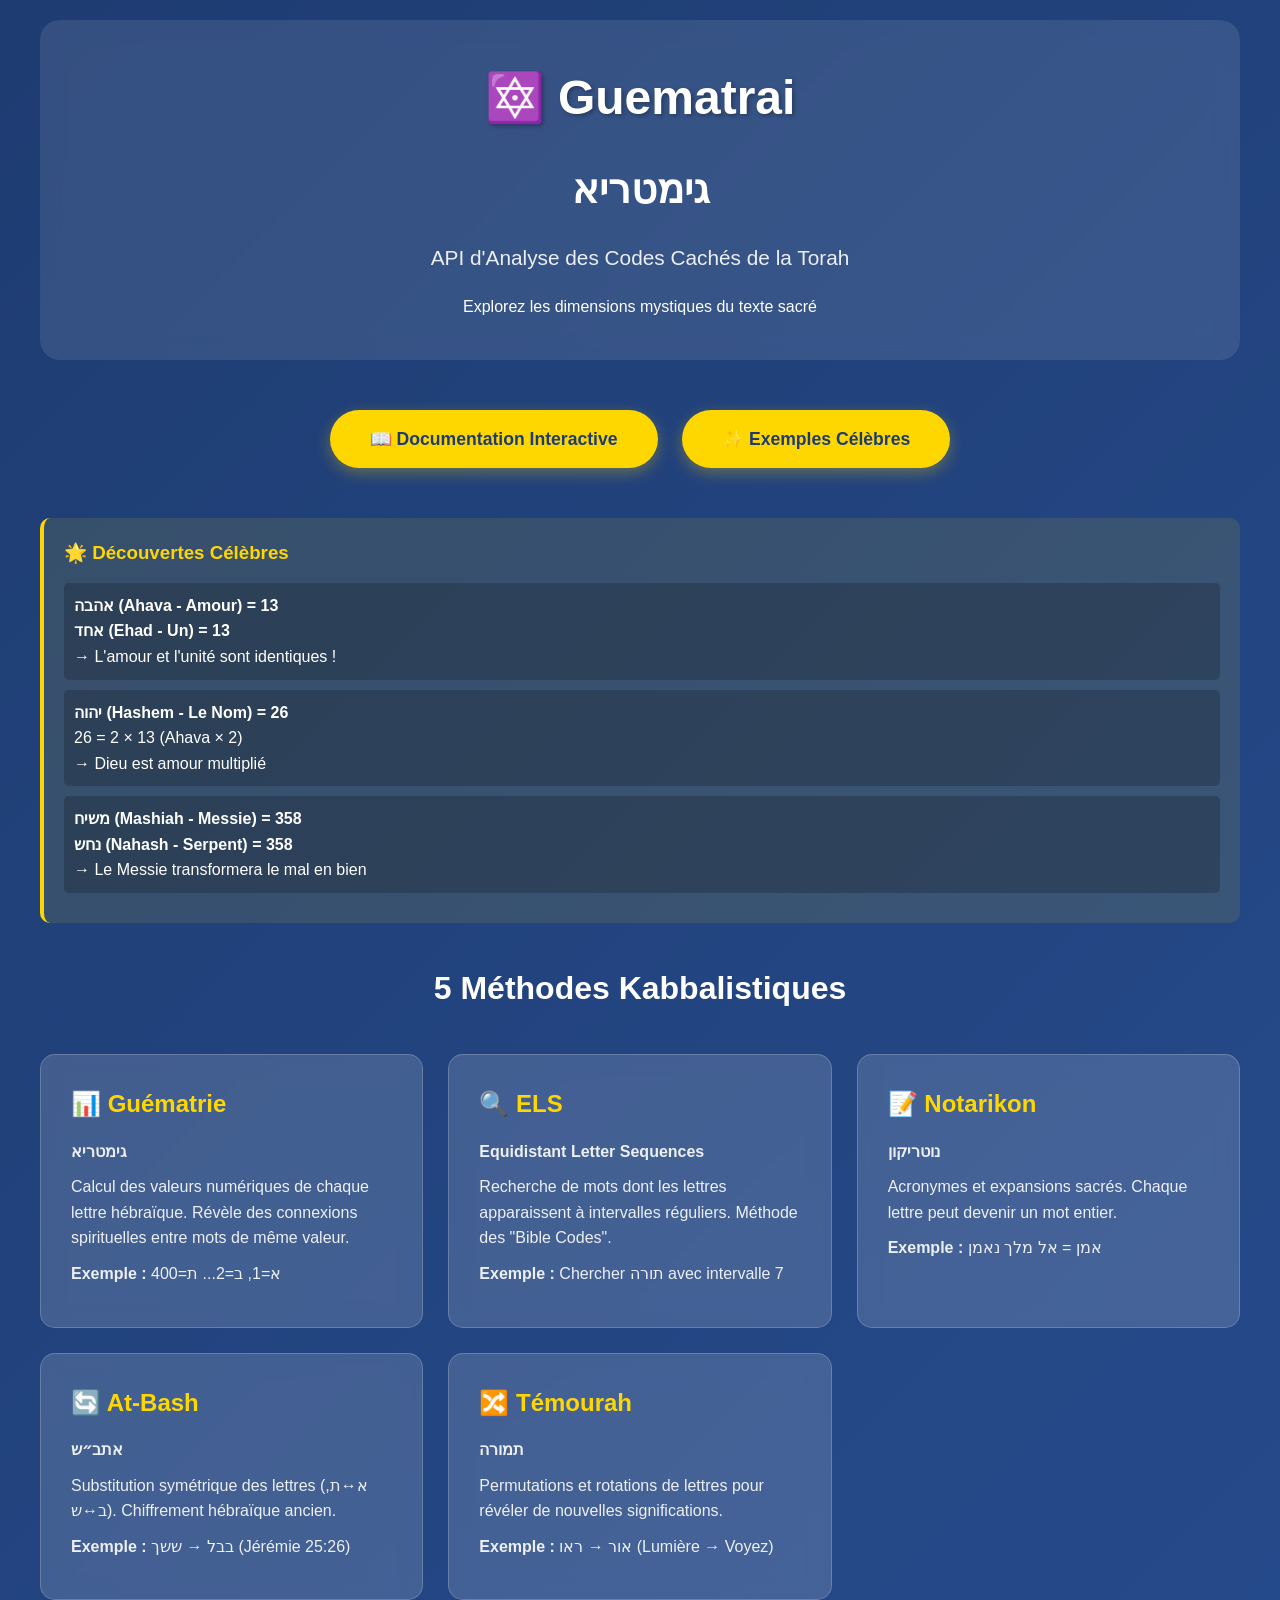
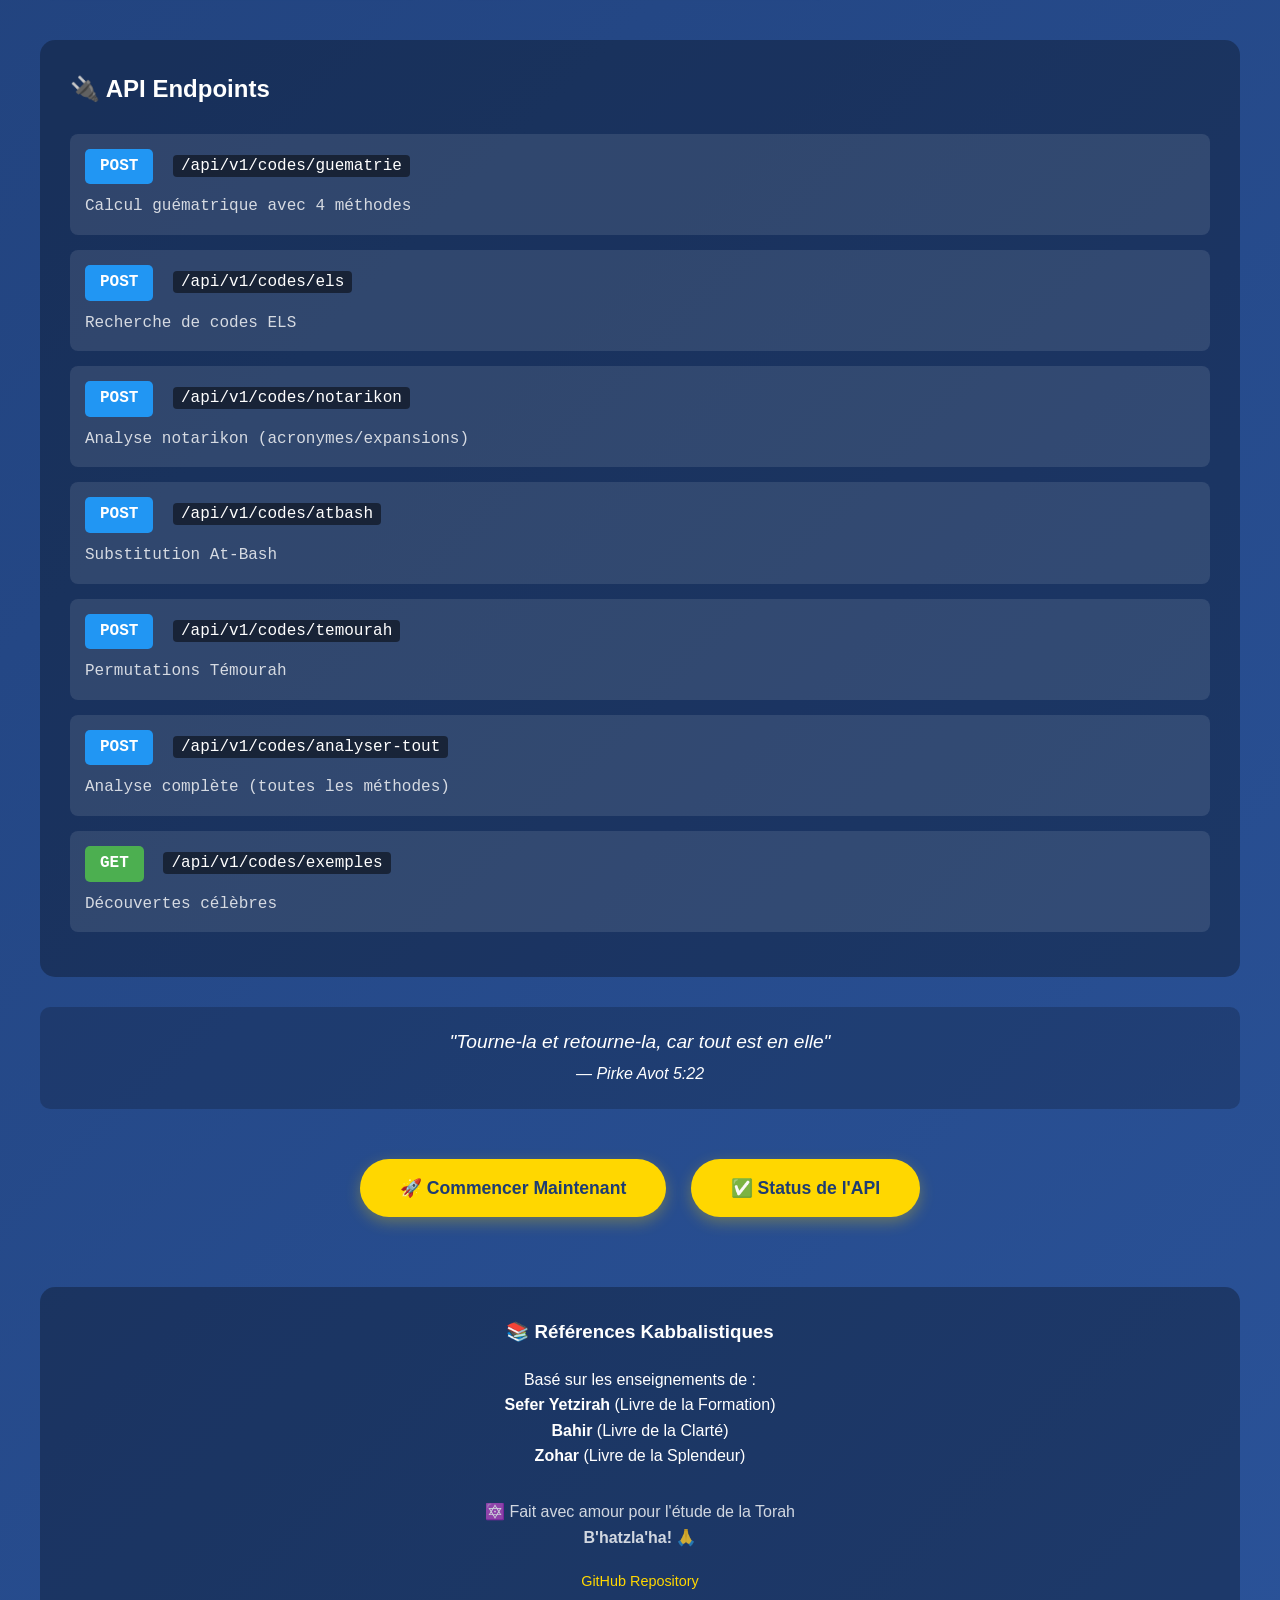
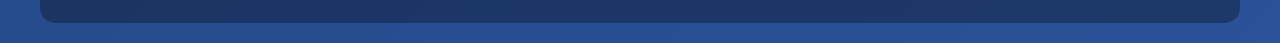
<file: api/index.html>
<!DOCTYPE html>
<html lang="fr" dir="ltr">
<head>
    <meta charset="UTF-8">
    <meta name="viewport" content="width=device-width, initial-scale=1.0">
    <meta name="description" content="API d'analyse des codes cachés de la Torah - Guématrie, ELS, Notarikon, At-Bash, Témourah">
    <meta name="keywords" content="Torah, Guématrie, Kabbalah, codes Torah, API hébraïque">
    <title>🔯 Guematrai - Codes Cachés de la Torah</title>
    <style>
        * {
            margin: 0;
            padding: 0;
            box-sizing: border-box;
        }

        body {
            font-family: 'Segoe UI', Tahoma, Geneva, Verdana, sans-serif;
            background: linear-gradient(135deg, #1e3c72 0%, #2a5298 100%);
            color: #ffffff;
            line-height: 1.6;
            min-height: 100vh;
            padding: 20px;
        }

        .container {
            max-width: 1200px;
            margin: 0 auto;
        }

        header {
            text-align: center;
            padding: 40px 20px;
            background: rgba(255, 255, 255, 0.1);
            border-radius: 20px;
            margin-bottom: 40px;
            backdrop-filter: blur(10px);
        }

        h1 {
            font-size: 3em;
            margin-bottom: 10px;
            text-shadow: 2px 2px 4px rgba(0, 0, 0, 0.3);
        }

        .subtitle {
            font-size: 1.3em;
            opacity: 0.9;
            margin-bottom: 20px;
        }

        .hebrew {
            font-size: 2.5em;
            font-weight: bold;
            margin: 20px 0;
            direction: rtl;
        }

        .cards {
            display: grid;
            grid-template-columns: repeat(auto-fit, minmax(300px, 1fr));
            gap: 25px;
            margin: 40px 0;
        }

        .card {
            background: rgba(255, 255, 255, 0.15);
            padding: 30px;
            border-radius: 15px;
            backdrop-filter: blur(10px);
            transition: transform 0.3s, box-shadow 0.3s;
            border: 1px solid rgba(255, 255, 255, 0.2);
        }

        .card:hover {
            transform: translateY(-5px);
            box-shadow: 0 10px 30px rgba(0, 0, 0, 0.3);
        }

        .card h3 {
            font-size: 1.5em;
            margin-bottom: 15px;
            color: #ffd700;
        }

        .card p {
            margin-bottom: 10px;
            opacity: 0.9;
        }

        .discovery {
            background: rgba(255, 215, 0, 0.1);
            padding: 20px;
            border-radius: 10px;
            margin: 30px 0;
            border-left: 4px solid #ffd700;
        }

        .discovery h3 {
            color: #ffd700;
            margin-bottom: 15px;
        }

        .discovery-item {
            margin: 10px 0;
            padding: 10px;
            background: rgba(0, 0, 0, 0.2);
            border-radius: 5px;
        }

        .cta {
            text-align: center;
            margin: 40px 0;
        }

        .btn {
            display: inline-block;
            padding: 15px 40px;
            margin: 10px;
            background: #ffd700;
            color: #1e3c72;
            text-decoration: none;
            border-radius: 30px;
            font-weight: bold;
            font-size: 1.1em;
            transition: all 0.3s;
            box-shadow: 0 5px 15px rgba(255, 215, 0, 0.3);
        }

        .btn:hover {
            background: #ffed4e;
            transform: scale(1.05);
            box-shadow: 0 7px 20px rgba(255, 215, 0, 0.5);
        }

        .endpoints {
            background: rgba(0, 0, 0, 0.3);
            padding: 30px;
            border-radius: 15px;
            margin: 30px 0;
        }

        .endpoint {
            margin: 15px 0;
            padding: 15px;
            background: rgba(255, 255, 255, 0.1);
            border-radius: 8px;
            font-family: 'Courier New', monospace;
        }

        .method {
            display: inline-block;
            padding: 5px 15px;
            background: #4CAF50;
            border-radius: 5px;
            font-weight: bold;
            margin-right: 10px;
        }

        .method.post {
            background: #2196F3;
        }

        footer {
            text-align: center;
            margin-top: 60px;
            padding: 30px;
            background: rgba(0, 0, 0, 0.3);
            border-radius: 15px;
        }

        .quote {
            font-style: italic;
            font-size: 1.2em;
            margin: 30px 0;
            padding: 20px;
            background: rgba(0, 0, 0, 0.2);
            border-radius: 10px;
            text-align: center;
        }

        code {
            background: rgba(0, 0, 0, 0.5);
            padding: 2px 8px;
            border-radius: 4px;
            font-family: 'Courier New', monospace;
        }
    </style>
</head>
<body>
    <div class="container">
        <header>
            <h1>🔯 Guematrai</h1>
            <div class="hebrew">גימטריא</div>
            <p class="subtitle">API d'Analyse des Codes Cachés de la Torah</p>
            <p>Explorez les dimensions mystiques du texte sacré</p>
        </header>

        <div class="cta">
            <a href="/docs" class="btn">📖 Documentation Interactive</a>
            <a href="/api/v1/codes/exemples" class="btn">✨ Exemples Célèbres</a>
        </div>

        <div class="discovery">
            <h3>🌟 Découvertes Célèbres</h3>
            <div class="discovery-item">
                <strong>אהבה (Ahava - Amour) = 13</strong><br>
                <strong>אחד (Ehad - Un) = 13</strong><br>
                → L'amour et l'unité sont identiques !
            </div>
            <div class="discovery-item">
                <strong>יהוה (Hashem - Le Nom) = 26</strong><br>
                26 = 2 × 13 (Ahava × 2)<br>
                → Dieu est amour multiplié
            </div>
            <div class="discovery-item">
                <strong>משיח (Mashiah - Messie) = 358</strong><br>
                <strong>נחש (Nahash - Serpent) = 358</strong><br>
                → Le Messie transformera le mal en bien
            </div>
        </div>

        <h2 style="text-align: center; margin: 40px 0; font-size: 2em;">5 Méthodes Kabbalistiques</h2>

        <div class="cards">
            <div class="card">
                <h3>📊 Guématrie</h3>
                <p><strong>גימטריא</strong></p>
                <p>Calcul des valeurs numériques de chaque lettre hébraïque. Révèle des connexions spirituelles entre mots de même valeur.</p>
                <p><strong>Exemple :</strong> א=1, ב=2... ת=400</p>
            </div>

            <div class="card">
                <h3>🔍 ELS</h3>
                <p><strong>Equidistant Letter Sequences</strong></p>
                <p>Recherche de mots dont les lettres apparaissent à intervalles réguliers. Méthode des "Bible Codes".</p>
                <p><strong>Exemple :</strong> Chercher תורה avec intervalle 7</p>
            </div>

            <div class="card">
                <h3>📝 Notarikon</h3>
                <p><strong>נוטריקון</strong></p>
                <p>Acronymes et expansions sacrés. Chaque lettre peut devenir un mot entier.</p>
                <p><strong>Exemple :</strong> אמן = אל מלך נאמן</p>
            </div>

            <div class="card">
                <h3>🔄 At-Bash</h3>
                <p><strong>אתב״ש</strong></p>
                <p>Substitution symétrique des lettres (א↔ת, ב↔ש). Chiffrement hébraïque ancien.</p>
                <p><strong>Exemple :</strong> בבל → ששך (Jérémie 25:26)</p>
            </div>

            <div class="card">
                <h3>🔀 Témourah</h3>
                <p><strong>תמורה</strong></p>
                <p>Permutations et rotations de lettres pour révéler de nouvelles significations.</p>
                <p><strong>Exemple :</strong> אור → ראו (Lumière → Voyez)</p>
            </div>
        </div>

        <div class="endpoints">
            <h2 style="margin-bottom: 25px;">🔌 API Endpoints</h2>

            <div class="endpoint">
                <span class="method post">POST</span>
                <code>/api/v1/codes/guematrie</code>
                <p style="margin-top: 10px; opacity: 0.8;">Calcul guématrique avec 4 méthodes</p>
            </div>

            <div class="endpoint">
                <span class="method post">POST</span>
                <code>/api/v1/codes/els</code>
                <p style="margin-top: 10px; opacity: 0.8;">Recherche de codes ELS</p>
            </div>

            <div class="endpoint">
                <span class="method post">POST</span>
                <code>/api/v1/codes/notarikon</code>
                <p style="margin-top: 10px; opacity: 0.8;">Analyse notarikon (acronymes/expansions)</p>
            </div>

            <div class="endpoint">
                <span class="method post">POST</span>
                <code>/api/v1/codes/atbash</code>
                <p style="margin-top: 10px; opacity: 0.8;">Substitution At-Bash</p>
            </div>

            <div class="endpoint">
                <span class="method post">POST</span>
                <code>/api/v1/codes/temourah</code>
                <p style="margin-top: 10px; opacity: 0.8;">Permutations Témourah</p>
            </div>

            <div class="endpoint">
                <span class="method post">POST</span>
                <code>/api/v1/codes/analyser-tout</code>
                <p style="margin-top: 10px; opacity: 0.8;">Analyse complète (toutes les méthodes)</p>
            </div>

            <div class="endpoint">
                <span class="method">GET</span>
                <code>/api/v1/codes/exemples</code>
                <p style="margin-top: 10px; opacity: 0.8;">Découvertes célèbres</p>
            </div>
        </div>

        <div class="quote">
            "Tourne-la et retourne-la, car tout est en elle"<br>
            <small>— Pirke Avot 5:22</small>
        </div>

        <div class="cta">
            <a href="/docs" class="btn">🚀 Commencer Maintenant</a>
            <a href="/health" class="btn">✅ Status de l'API</a>
        </div>

        <footer>
            <h3>📚 Références Kabbalistiques</h3>
            <p style="margin: 20px 0;">
                Basé sur les enseignements de :<br>
                <strong>Sefer Yetzirah</strong> (Livre de la Formation)<br>
                <strong>Bahir</strong> (Livre de la Clarté)<br>
                <strong>Zohar</strong> (Livre de la Splendeur)
            </p>

            <p style="margin-top: 30px; opacity: 0.8;">
                🔯 Fait avec amour pour l'étude de la Torah<br>
                <strong>B'hatzla'ha!</strong> 🙏
            </p>

            <p style="margin-top: 20px; font-size: 0.9em;">
                <a href="https://github.com/aurielhaken/TORAH" style="color: #ffd700; text-decoration: none;">
                    GitHub Repository
                </a>
            </p>
        </footer>
    </div>
</body>
</html>
</file>
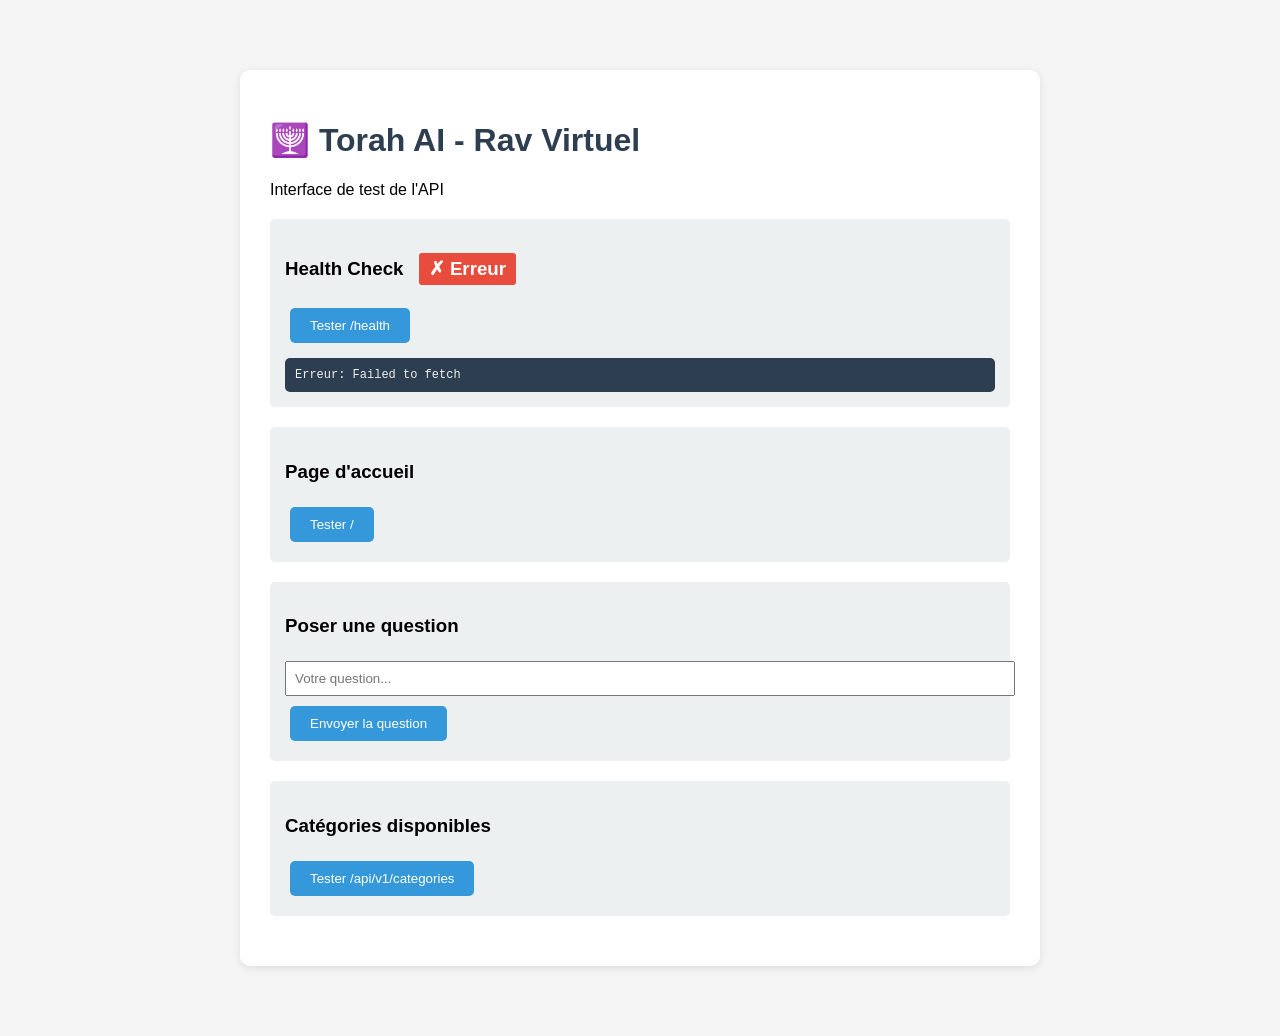
<file: test_api.html>
<!DOCTYPE html>
<html lang="fr">
<head>
    <meta charset="UTF-8">
    <meta name="viewport" content="width=device-width, initial-scale=1.0">
    <title>Torah AI - Test de l'API</title>
    <style>
        body {
            font-family: Arial, sans-serif;
            max-width: 800px;
            margin: 50px auto;
            padding: 20px;
            background: #f5f5f5;
        }
        .container {
            background: white;
            padding: 30px;
            border-radius: 10px;
            box-shadow: 0 2px 10px rgba(0,0,0,0.1);
        }
        h1 { color: #2c3e50; }
        .endpoint {
            margin: 20px 0;
            padding: 15px;
            background: #ecf0f1;
            border-radius: 5px;
        }
        button {
            background: #3498db;
            color: white;
            border: none;
            padding: 10px 20px;
            border-radius: 5px;
            cursor: pointer;
            margin: 5px;
        }
        button:hover { background: #2980b9; }
        .result {
            margin-top: 10px;
            padding: 10px;
            background: #2c3e50;
            color: #ecf0f1;
            border-radius: 5px;
            white-space: pre-wrap;
            font-family: monospace;
            font-size: 12px;
            max-height: 300px;
            overflow-y: auto;
        }
        .status {
            display: inline-block;
            padding: 5px 10px;
            border-radius: 3px;
            margin-left: 10px;
        }
        .status.ok { background: #27ae60; color: white; }
        .status.error { background: #e74c3c; color: white; }
    </style>
</head>
<body>
    <div class="container">
        <h1>🕎 Torah AI - Rav Virtuel</h1>
        <p>Interface de test de l'API</p>

        <div class="endpoint">
            <h3>Health Check <span id="health-status" class="status"></span></h3>
            <button onclick="testHealth()">Tester /health</button>
            <div id="health-result" class="result" style="display:none;"></div>
        </div>

        <div class="endpoint">
            <h3>Page d'accueil</h3>
            <button onclick="testRoot()">Tester /</button>
            <div id="root-result" class="result" style="display:none;"></div>
        </div>

        <div class="endpoint">
            <h3>Poser une question</h3>
            <input type="text" id="question" placeholder="Votre question..." style="width: 100%; padding: 8px; margin: 5px 0;">
            <button onclick="testQuestion()">Envoyer la question</button>
            <div id="question-result" class="result" style="display:none;"></div>
        </div>

        <div class="endpoint">
            <h3>Catégories disponibles</h3>
            <button onclick="testCategories()">Tester /api/v1/categories</button>
            <div id="categories-result" class="result" style="display:none;"></div>
        </div>
    </div>

    <script>
        const API_URL = 'http://localhost:8000';

        async function testHealth() {
            try {
                const response = await fetch(`${API_URL}/health`);
                const data = await response.json();
                document.getElementById('health-result').style.display = 'block';
                document.getElementById('health-result').textContent = JSON.stringify(data, null, 2);
                document.getElementById('health-status').textContent = '✓ OK';
                document.getElementById('health-status').className = 'status ok';
            } catch (error) {
                document.getElementById('health-result').style.display = 'block';
                document.getElementById('health-result').textContent = 'Erreur: ' + error.message;
                document.getElementById('health-status').textContent = '✗ Erreur';
                document.getElementById('health-status').className = 'status error';
            }
        }

        async function testRoot() {
            try {
                const response = await fetch(`${API_URL}/`);
                const data = await response.json();
                document.getElementById('root-result').style.display = 'block';
                document.getElementById('root-result').textContent = JSON.stringify(data, null, 2);
            } catch (error) {
                document.getElementById('root-result').style.display = 'block';
                document.getElementById('root-result').textContent = 'Erreur: ' + error.message;
            }
        }

        async function testQuestion() {
            const question = document.getElementById('question').value || "Quelle est la signification du Shabbat?";
            try {
                const response = await fetch(`${API_URL}/api/v1/question`, {
                    method: 'POST',
                    headers: { 'Content-Type': 'application/json' },
                    body: JSON.stringify({
                        question: question,
                        langue: "fr",
                        niveau: "intermediaire"
                    })
                });
                const data = await response.json();
                document.getElementById('question-result').style.display = 'block';
                document.getElementById('question-result').textContent = JSON.stringify(data, null, 2);
            } catch (error) {
                document.getElementById('question-result').style.display = 'block';
                document.getElementById('question-result').textContent = 'Erreur: ' + error.message;
            }
        }

        async function testCategories() {
            try {
                const response = await fetch(`${API_URL}/api/v1/categories`);
                const data = await response.json();
                document.getElementById('categories-result').style.display = 'block';
                document.getElementById('categories-result').textContent = JSON.stringify(data, null, 2);
            } catch (error) {
                document.getElementById('categories-result').style.display = 'block';
                document.getElementById('categories-result').textContent = 'Erreur: ' + error.message;
            }
        }

        // Test automatique au chargement
        window.onload = () => {
            testHealth();
        };
    </script>
</body>
</html>
</file>
